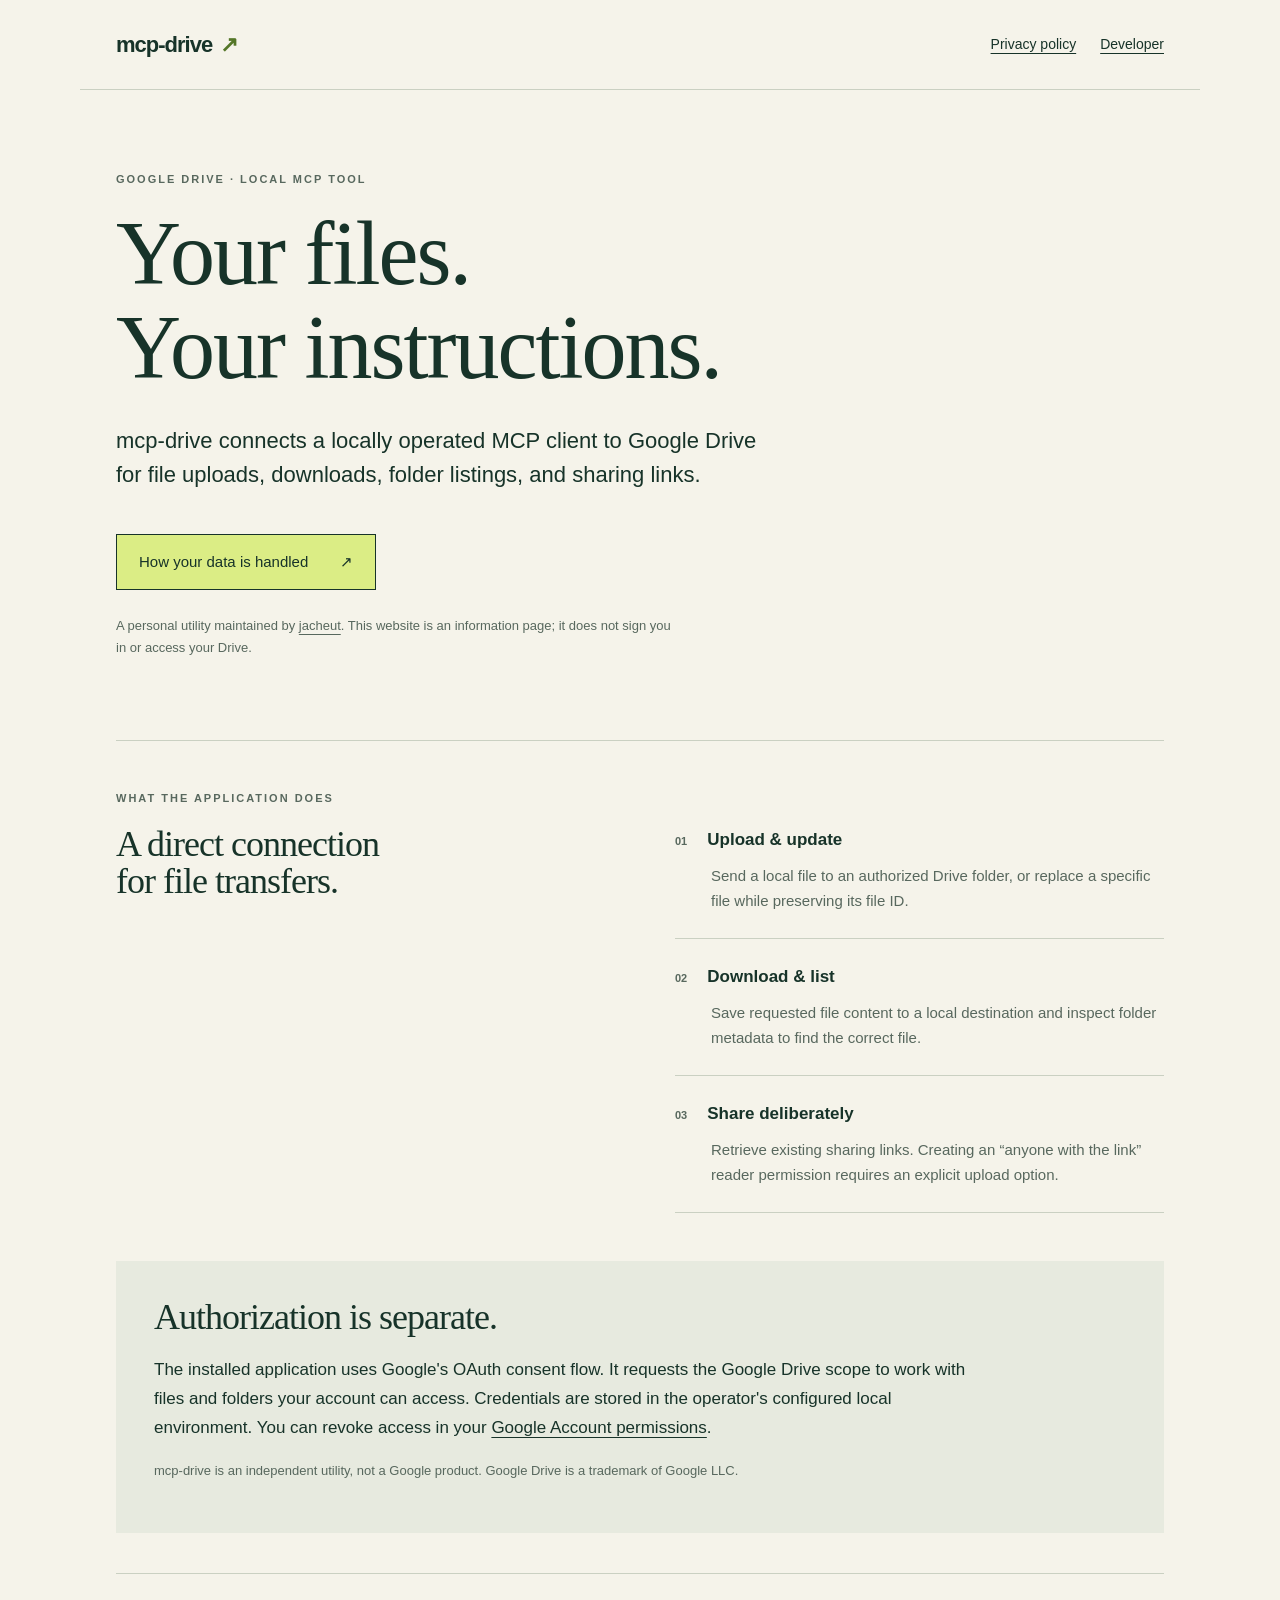
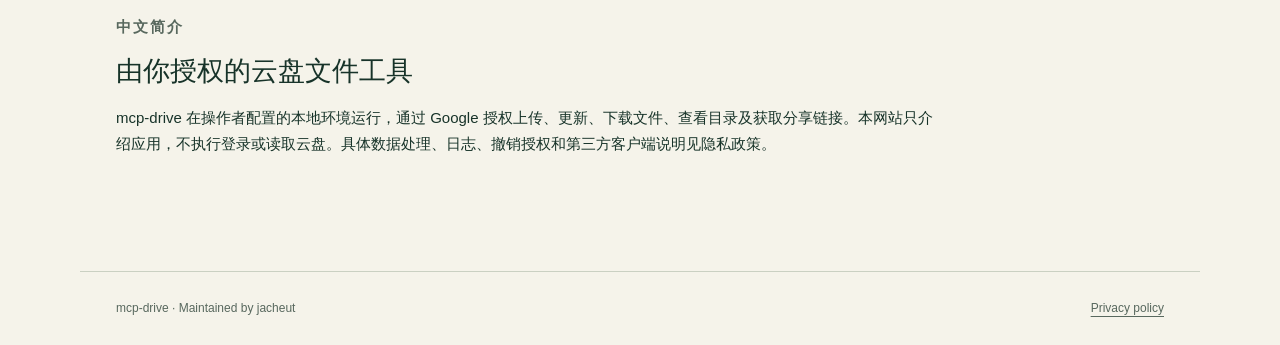
<file: index.html>
<!doctype html>
<html lang="en">
<head>
  <meta charset="utf-8">
  <meta name="viewport" content="width=device-width, initial-scale=1">
  <meta name="description" content="mcp-drive is a locally operated tool for authorized Google Drive file transfers through the Model Context Protocol.">
  <title>mcp-drive — Google Drive file transfers</title>
  <link rel="stylesheet" href="styles.css">
</head>
<body>
  <a class="skip" href="#main">Skip to content</a>
  <header><a class="wordmark" href="./">mcp-drive<span aria-hidden="true">↗</span></a><nav aria-label="Main"><a href="privacy/">Privacy policy</a><a href="https://github.com/jacheut">Developer</a></nav></header>
  <main id="main">
    <section class="hero">
      <p class="eyebrow">Google Drive · Local MCP tool</p>
      <h1>Your files.<br>Your instructions.</h1>
      <p class="lead">mcp-drive connects a locally operated MCP client to Google Drive for file uploads, downloads, folder listings, and sharing links.</p>
      <a class="button" href="privacy/">How your data is handled <span aria-hidden="true">↗</span></a>
      <p class="small">A personal utility maintained by <a href="https://github.com/jacheut">jacheut</a>. This website is an information page; it does not sign you in or access your Drive.</p>
    </section>
    <section class="overview" aria-labelledby="capabilities">
      <p class="eyebrow">What the application does</p><h2 id="capabilities">A direct connection<br>for file transfers.</h2>
      <dl class="features">
        <div><dt><span>01</span>Upload &amp; update</dt><dd>Send a local file to an authorized Drive folder, or replace a specific file while preserving its file ID.</dd></div>
        <div><dt><span>02</span>Download &amp; list</dt><dd>Save requested file content to a local destination and inspect folder metadata to find the correct file.</dd></div>
        <div><dt><span>03</span>Share deliberately</dt><dd>Retrieve existing sharing links. Creating an “anyone with the link” reader permission requires an explicit upload option.</dd></div>
      </dl>
    </section>
    <section class="note" aria-labelledby="authorization"><h2 id="authorization">Authorization is separate.</h2><p>The installed application uses Google's OAuth consent flow. It requests the Google Drive scope to work with files and folders your account can access. Credentials are stored in the operator's configured local environment. You can revoke access in your <a href="https://myaccount.google.com/permissions">Google Account permissions</a>.</p><p>mcp-drive is an independent utility, not a Google product. Google Drive is a trademark of Google LLC.</p></section>
    <section lang="zh-CN" class="translation"><p class="eyebrow">中文简介</p><h2>由你授权的云盘文件工具</h2><p>mcp-drive 在操作者配置的本地环境运行，通过 Google 授权上传、更新、下载文件、查看目录及获取分享链接。本网站只介绍应用，不执行登录或读取云盘。具体数据处理、日志、撤销授权和第三方客户端说明见隐私政策。</p></section>
  </main>
  <footer><span>mcp-drive · Maintained by jacheut</span><a href="privacy/">Privacy policy</a></footer>
</body>
</html>
</file>
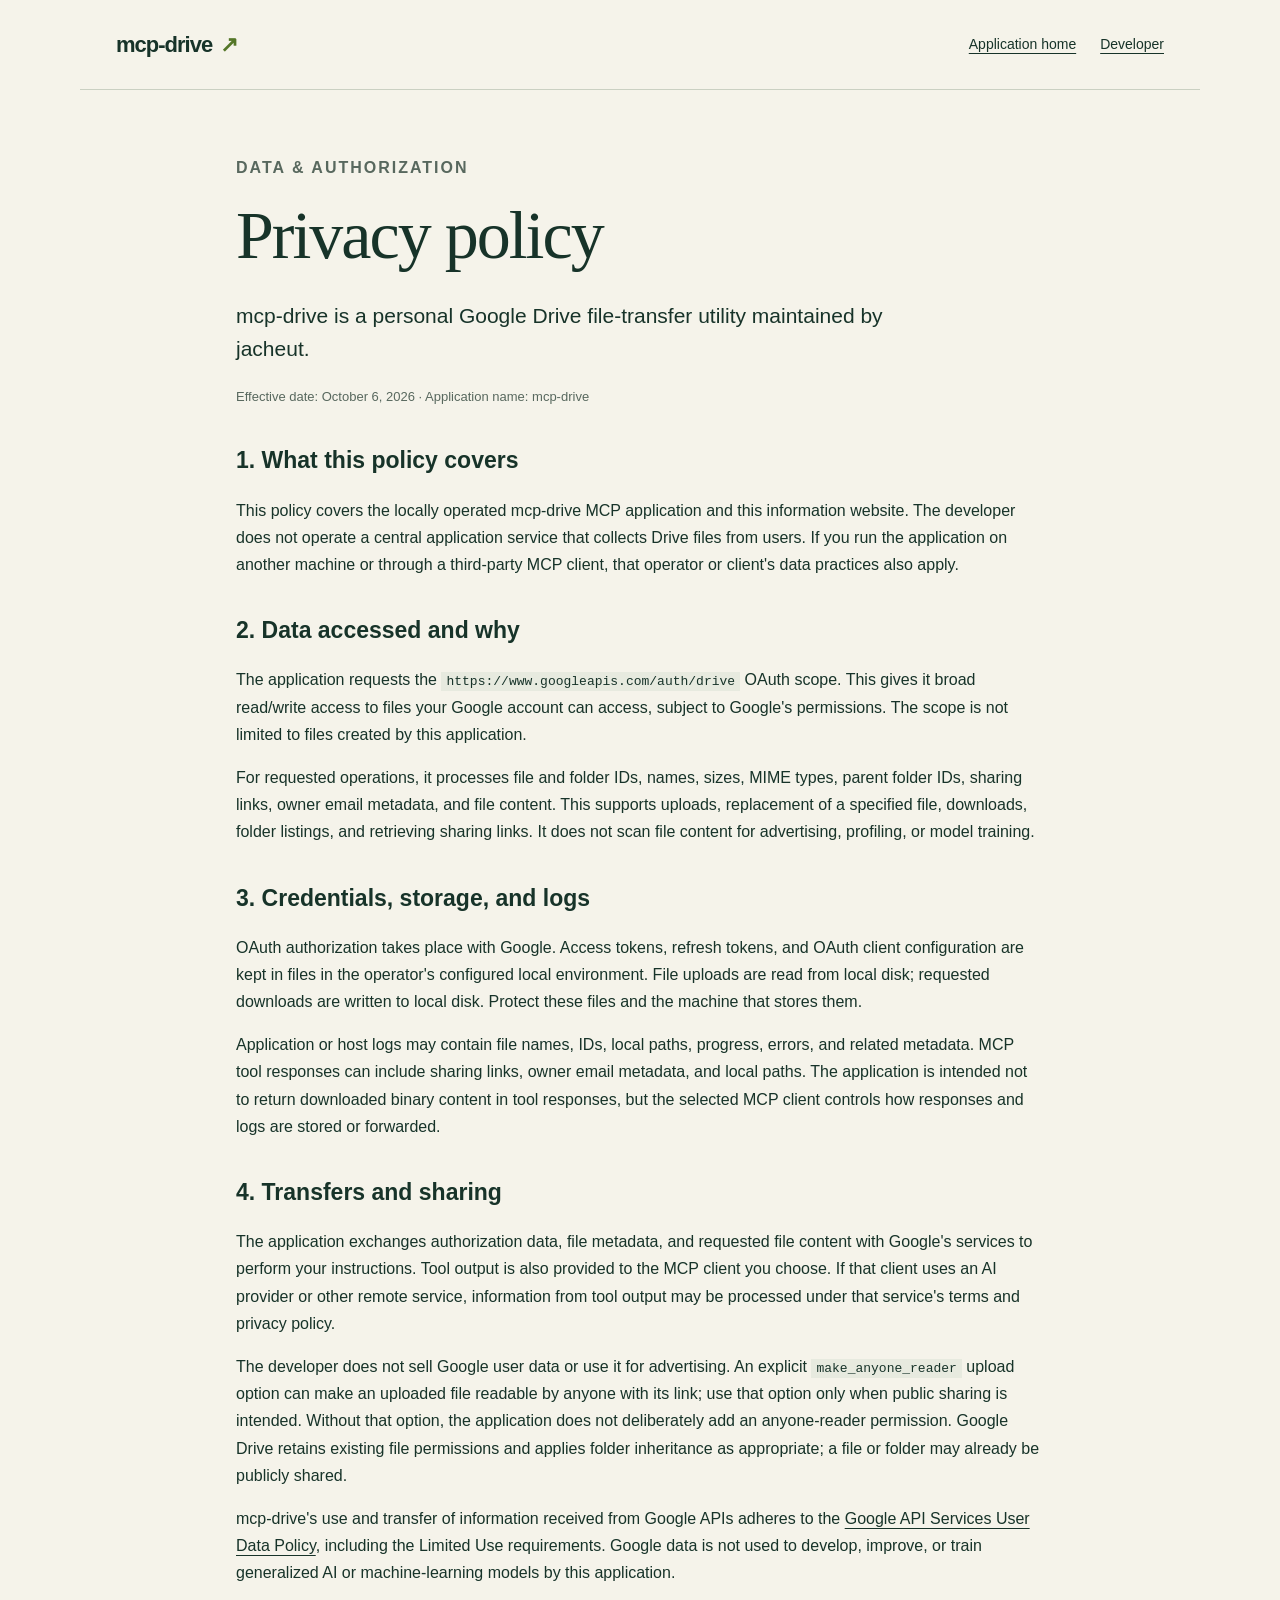
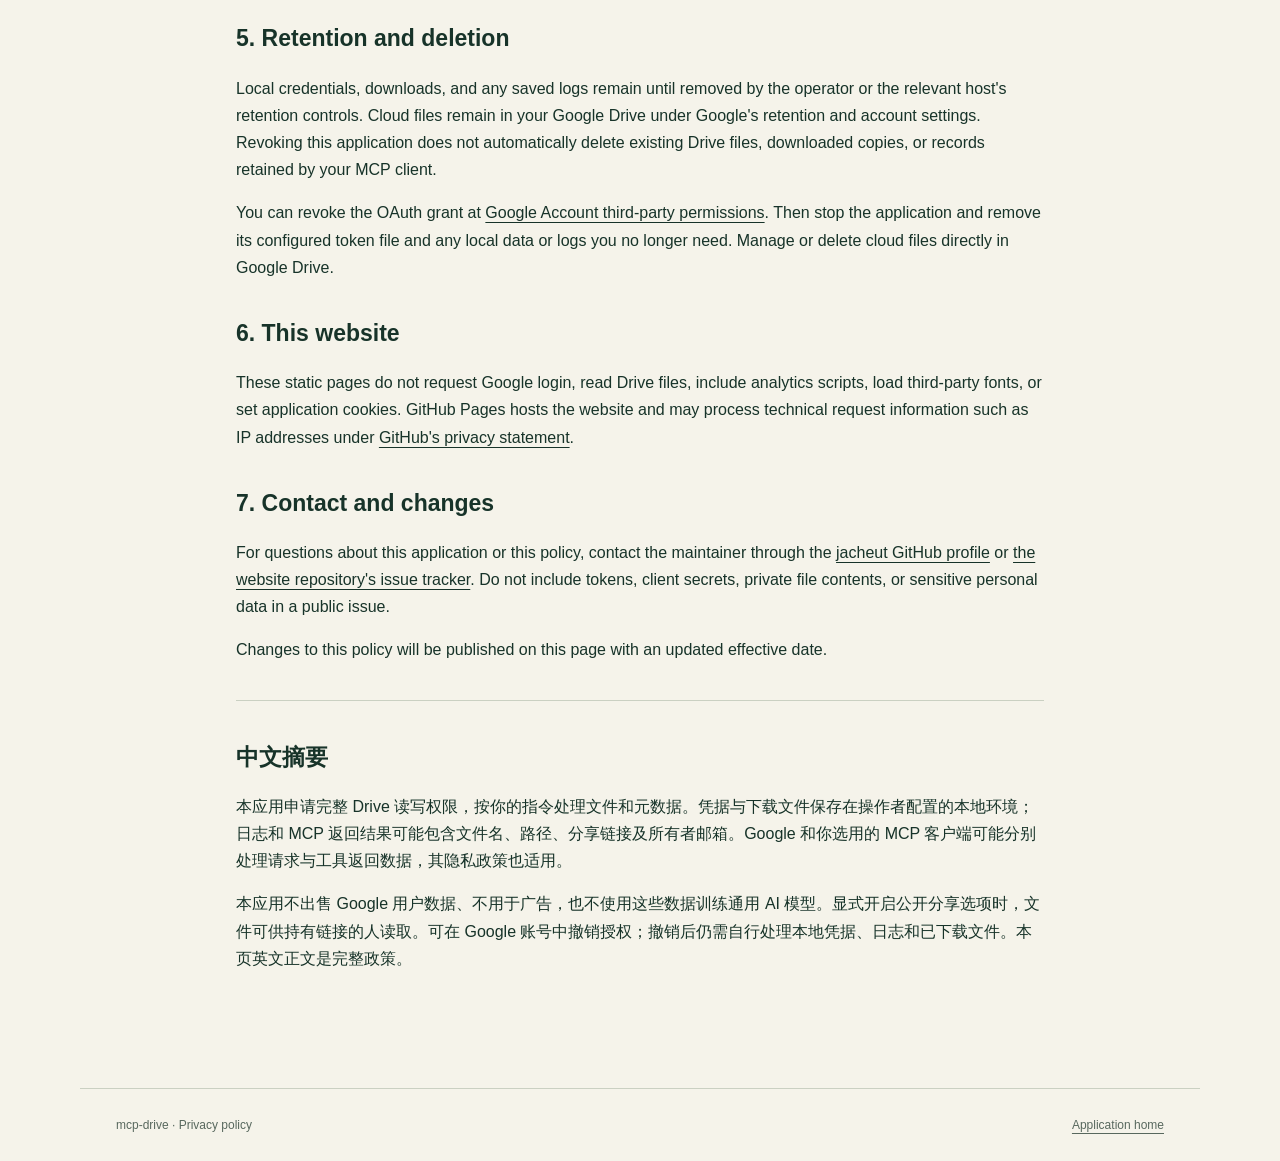
<file: privacy/index.html>
<!doctype html>
<html lang="en">
<head>
  <meta charset="utf-8">
  <meta name="viewport" content="width=device-width, initial-scale=1">
  <meta name="description" content="Privacy policy for mcp-drive, including Google Drive access, local credentials, logs, retention, and revoking access.">
  <title>Privacy policy — mcp-drive</title>
  <link rel="stylesheet" href="../styles.css">
</head>
<body>
  <a class="skip" href="#main">Skip to content</a>
  <header><a class="wordmark" href="../">mcp-drive<span aria-hidden="true">↗</span></a><nav aria-label="Main"><a href="../">Application home</a><a href="https://github.com/jacheut">Developer</a></nav></header>
  <main id="main" class="policy">
    <p class="eyebrow">Data &amp; authorization</p><h1>Privacy policy</h1><p class="lead">mcp-drive is a personal Google Drive file-transfer utility maintained by jacheut.</p><p class="small">Effective date: October 6, 2026 · Application name: mcp-drive</p>
    <section><h2>1. What this policy covers</h2><p>This policy covers the locally operated mcp-drive MCP application and this information website. The developer does not operate a central application service that collects Drive files from users. If you run the application on another machine or through a third-party MCP client, that operator or client's data practices also apply.</p></section>
    <section><h2>2. Data accessed and why</h2><p>The application requests the <code>https://www.googleapis.com/auth/drive</code> OAuth scope. This gives it broad read/write access to files your Google account can access, subject to Google's permissions. The scope is not limited to files created by this application.</p><p>For requested operations, it processes file and folder IDs, names, sizes, MIME types, parent folder IDs, sharing links, owner email metadata, and file content. This supports uploads, replacement of a specified file, downloads, folder listings, and retrieving sharing links. It does not scan file content for advertising, profiling, or model training.</p></section>
    <section><h2>3. Credentials, storage, and logs</h2><p>OAuth authorization takes place with Google. Access tokens, refresh tokens, and OAuth client configuration are kept in files in the operator's configured local environment. File uploads are read from local disk; requested downloads are written to local disk. Protect these files and the machine that stores them.</p><p>Application or host logs may contain file names, IDs, local paths, progress, errors, and related metadata. MCP tool responses can include sharing links, owner email metadata, and local paths. The application is intended not to return downloaded binary content in tool responses, but the selected MCP client controls how responses and logs are stored or forwarded.</p></section>
    <section><h2>4. Transfers and sharing</h2><p>The application exchanges authorization data, file metadata, and requested file content with Google's services to perform your instructions. Tool output is also provided to the MCP client you choose. If that client uses an AI provider or other remote service, information from tool output may be processed under that service's terms and privacy policy.</p><p>The developer does not sell Google user data or use it for advertising. An explicit <code>make_anyone_reader</code> upload option can make an uploaded file readable by anyone with its link; use that option only when public sharing is intended. Without that option, the application does not deliberately add an anyone-reader permission. Google Drive retains existing file permissions and applies folder inheritance as appropriate; a file or folder may already be publicly shared.</p><p>mcp-drive's use and transfer of information received from Google APIs adheres to the <a href="https://developers.google.com/terms/api-services-user-data-policy">Google API Services User Data Policy</a>, including the Limited Use requirements. Google data is not used to develop, improve, or train generalized AI or machine-learning models by this application.</p></section>
    <section><h2>5. Retention and deletion</h2><p>Local credentials, downloads, and any saved logs remain until removed by the operator or the relevant host's retention controls. Cloud files remain in your Google Drive under Google's retention and account settings. Revoking this application does not automatically delete existing Drive files, downloaded copies, or records retained by your MCP client.</p><p>You can revoke the OAuth grant at <a href="https://myaccount.google.com/permissions">Google Account third-party permissions</a>. Then stop the application and remove its configured token file and any local data or logs you no longer need. Manage or delete cloud files directly in Google Drive.</p></section>
    <section><h2>6. This website</h2><p>These static pages do not request Google login, read Drive files, include analytics scripts, load third-party fonts, or set application cookies. GitHub Pages hosts the website and may process technical request information such as IP addresses under <a href="https://docs.github.com/en/site-policy/privacy-policies/github-general-privacy-statement">GitHub's privacy statement</a>.</p></section>
    <section><h2>7. Contact and changes</h2><p>For questions about this application or this policy, contact the maintainer through the <a href="https://github.com/jacheut">jacheut GitHub profile</a> or <a href="https://github.com/jacheut/mcp-drive-site/issues">the website repository's issue tracker</a>. Do not include tokens, client secrets, private file contents, or sensitive personal data in a public issue.</p><p>Changes to this policy will be published on this page with an updated effective date.</p></section>
    <section lang="zh-CN" class="translation"><h2>中文摘要</h2><p>本应用申请完整 Drive 读写权限，按你的指令处理文件和元数据。凭据与下载文件保存在操作者配置的本地环境；日志和 MCP 返回结果可能包含文件名、路径、分享链接及所有者邮箱。Google 和你选用的 MCP 客户端可能分别处理请求与工具返回数据，其隐私政策也适用。</p><p>本应用不出售 Google 用户数据、不用于广告，也不使用这些数据训练通用 AI 模型。显式开启公开分享选项时，文件可供持有链接的人读取。可在 Google 账号中撤销授权；撤销后仍需自行处理本地凭据、日志和已下载文件。本页英文正文是完整政策。</p></section>
  </main>
  <footer><span>mcp-drive · Privacy policy</span><a href="../">Application home</a></footer>
</body>
</html>
</file>
<file: styles.css>
:root{--paper:#f5f3ea;--ink:#173329;--muted:#58685e;--line:#cad0c2;--accent:#dbed85}*{box-sizing:border-box}body{margin:0;background:var(--paper);color:var(--ink);font-family:"Segoe UI",Tahoma,sans-serif;font-size:17px;line-height:1.7}a{color:inherit;text-underline-offset:4px}a:hover{color:#45691e}a:focus-visible{outline:3px solid #547628;outline-offset:5px}header,footer{max-width:1120px;margin:auto;display:flex;align-items:center;justify-content:space-between;gap:24px;padding:26px 36px}header{border-bottom:1px solid var(--line)}nav{display:flex;gap:24px;font-size:14px}.wordmark{font-weight:700;font-size:22px;letter-spacing:-1px;text-decoration:none}.wordmark span{margin-left:8px;color:#547628}main{max-width:1120px;margin:auto;padding:0 36px}.hero{max-width:780px;padding:80px 0 68px}.eyebrow{text-transform:uppercase;letter-spacing:2px;font-size:11px;font-weight:700;margin:0 0 18px;color:var(--muted)}h1,h2{font-family:Georgia,"Times New Roman",serif;font-weight:400;letter-spacing:-2px;line-height:1.04}h1{font-size:clamp(46px,8vw,90px);margin:0 0 30px}h2{font-size:36px;margin:0 0 20px;letter-spacing:-1px}.lead{font-size:22px;line-height:1.55;max-width:660px}.small{color:var(--muted);font-size:13px;max-width:560px}.button{display:inline-flex;gap:32px;align-items:center;margin:20px 0 12px;padding:14px 22px;background:var(--accent);text-decoration:none;border:1px solid var(--ink);font-size:15px}.overview{border-top:1px solid var(--line);padding:48px 0;display:grid;grid-template-columns:1fr 1fr;column-gap:70px}.overview>.eyebrow{grid-column:1/-1}.features{margin:0}.features div{padding:0 0 24px;margin-bottom:24px;border-bottom:1px solid var(--line)}.features div:last-child{margin-bottom:0}.features dt{font-weight:600}.features dt span{font-size:11px;margin-right:20px;color:var(--muted)}.features dd{margin:8px 0 0 36px;color:var(--muted);font-size:15px}.note{padding:38px;background:#e7eadf}.note p{max-width:820px}.note p:last-child{font-size:13px;color:var(--muted)}.translation{padding:40px 0;border-top:1px solid var(--line);margin-top:40px}.translation h2{font-family:"Segoe UI",Tahoma,sans-serif;font-size:27px;letter-spacing:0}.translation p{max-width:820px;font-size:15px}.policy{max-width:880px;padding-top:64px}.policy h1{font-size:clamp(44px,7vw,68px)}.policy section{margin-top:36px}.policy section h2{font-family:"Segoe UI",Tahoma,sans-serif;letter-spacing:0;font-size:23px;line-height:1.4;font-weight:600}.policy p{font-size:16px}.policy .lead{font-size:21px}.policy .small{font-size:13px}code{font-size:13px;overflow-wrap:anywhere;background:#e7eadf;padding:2px 5px}footer{border-top:1px solid var(--line);margin-top:60px;font-size:12px;color:var(--muted)}.skip{position:absolute;left:16px;top:-100px;background:var(--accent);padding:8px 16px}.skip:focus{top:8px}@media(max-width:640px){header,footer{padding:22px;align-items:flex-start}header{flex-direction:column;gap:12px}main{padding:0 22px}.hero{padding:48px 0}.lead{font-size:19px}.overview{grid-template-columns:1fr;gap:24px}.note{padding:24px}.policy{padding-top:40px}footer{flex-direction:column;gap:8px}h2{font-size:30px}}
</file>
